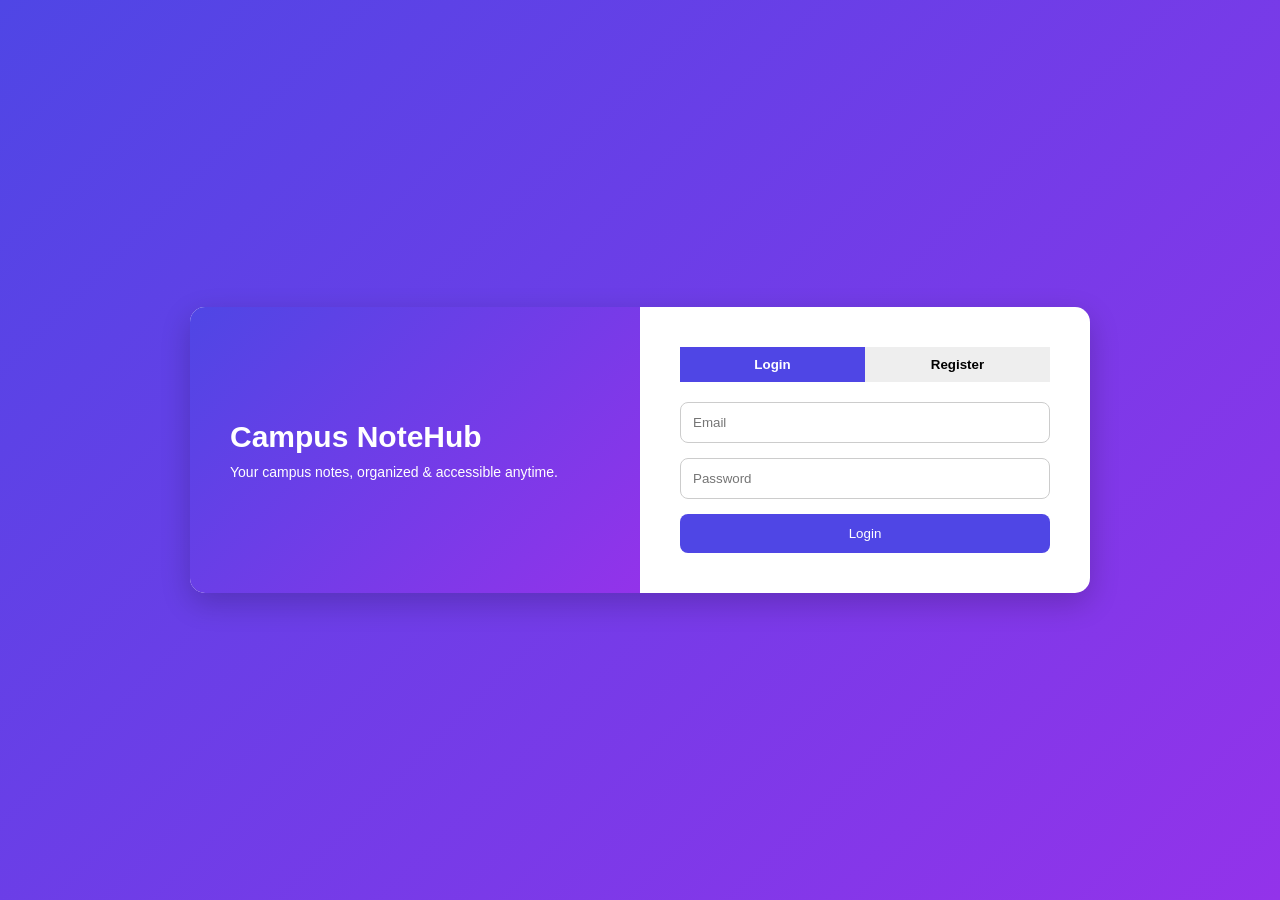
<file: login.html>
<!DOCTYPE html>
<html lang="en">
<head>
  <meta charset="UTF-8">
  <title>Campus NoteHub - Login</title>
  <link rel="stylesheet" href="login.css">
</head>

<body>
  <div class="container">

    <div class="box">

      <div class="left">
        <h1>Campus NoteHub</h1>
        <p>Your campus notes, organized & accessible anytime.</p>
      </div>

      <div class="right">

        <!-- Toggle Buttons -->
        <div class="toggle">
          <button id="loginBtn" class="active">Login</button>
          <button id="registerBtn">Register</button>
        </div>

        <!-- Login Form -->
        <form id="loginForm" class="form">
          <input type="email" placeholder="Email" required>
          <input type="password" placeholder="Password" required>
          <button type="submit">Login</button>
        </form>

        <!-- Register Form -->
        <form id="registerForm" class="form hidden">
          <input type="text" placeholder="Full Name" required>
          <input type="email" placeholder="Email" required>
          <input type="password" placeholder="Password" required>
          <button type="submit">Create Account</button>
        </form>

      </div>

    </div>

  </div>

  <script src="login.js"></script>
</body>
</html>
</file>
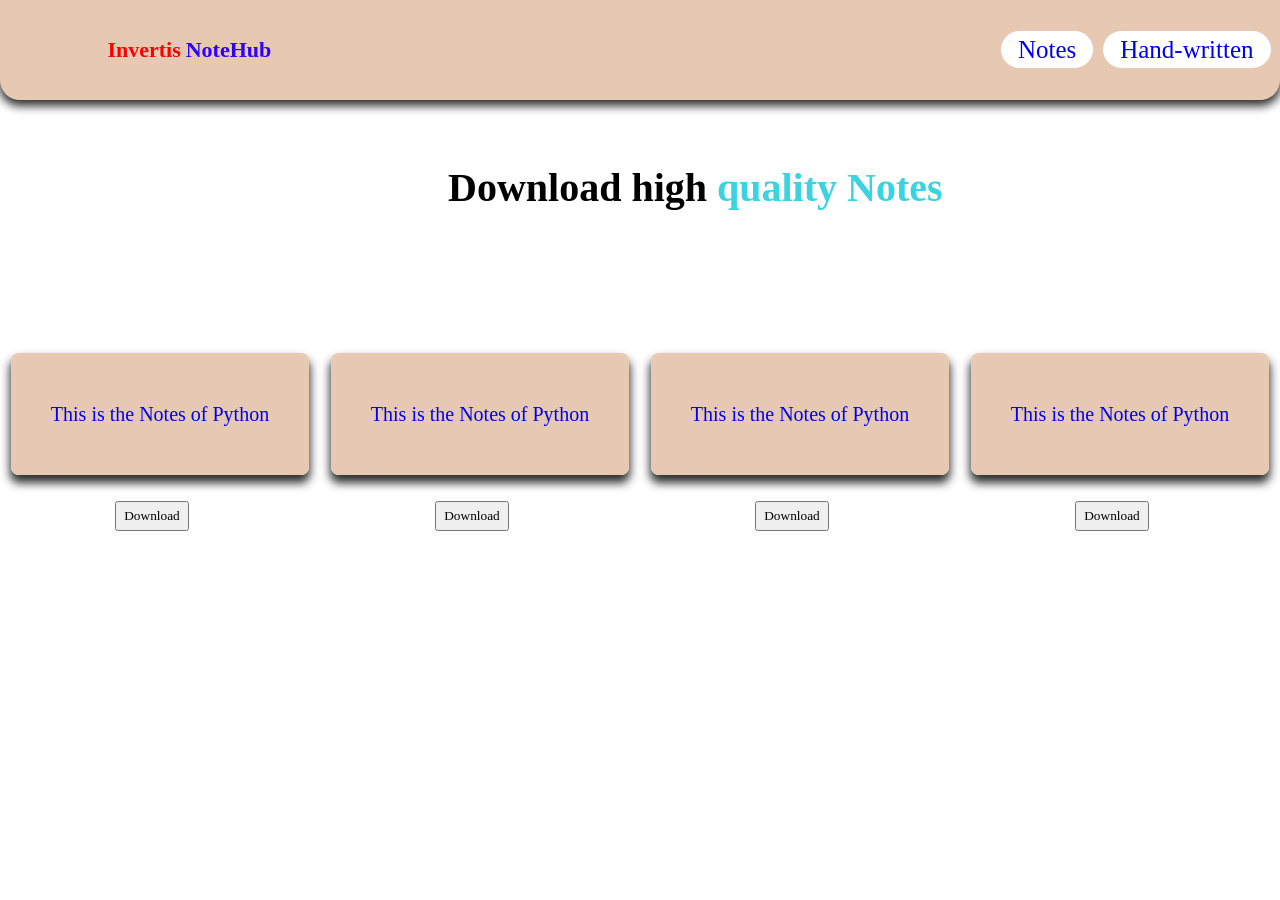
<file: Notes.html>
<!DOCTYPE html>
<html lang="en">

<head>
    <meta charset="UTF-8">
    <meta name="viewport" content="width=device-width, initial-scale=1.0">
    <title>Notes</title>
    <link rel="stylesheet" href="notes.css">
</head>

<body>
    <section>
        <header>
            <nav class="navigation">
                <div class="logo">
                    <span>Invertis<span class="hub">NoteHub</span></span><br>
                </div>
                <div class="note-btn">
                    <a href="#" type="button">Notes</a>

                </div>
                <div class="hand-written-notes-btn">
                    <a href="#" type="button">Hand-written</a>

                </div>


            </nav>
        </header>
    </section>

    <section>
        <main>
            <div class="heading-1">
                <h2>Download high <span class="quality-notes"> quality Notes </span></h2>


            </div>
            <div class="all-notes">
                <div class="note-card">
                    <div class="note-1">
                        <a href="#">This is the Notes of Python</a>
                    </div>
                    <div>
                        <button class="py-notes">Download</button>
                    </div>
                </div>

                <div class="note-card">
                    <div class="note-1">
                        <a href="#">This is the Notes of Python</a>
                    </div>
                    <div>
                        <button class="py-notes">Download</button>
                    </div>
                </div>

                <div class="note-card">
                    <div class="note-1">
                        <a href="#">This is the Notes of Python</a>
                    </div>
                    <div>
                        <button class="py-notes">Download</button>
                    </div>
                </div>

                <div class="note-card">
                    <div class="note-1">
                        <a href="#">This is the Notes of Python</a>
                    </div>
                    <div>
                        <button class="py-notes">Download</button>
                    </div>
                </div>
            </div>
        </main>
    </section>
</body>

</html>
</file>
<file: login.css>
* {
  margin: 0;
  padding: 0;
  box-sizing: border-box;
  font-family: 'Poppins', sans-serif;
}

body {
  background: linear-gradient(135deg, #4f46e5, #9333ea);
  height: 100vh;
  display: flex;
  justify-content: center;
  align-items: center;
}

.container {
  width: 80%;
  max-width: 900px;
}

.box {
  display: flex;
  background: white;
  border-radius: 15px;
  overflow: hidden;
  box-shadow: 0 10px 30px rgba(0,0,0,0.2);
}

/* LEFT SIDE */
.left {
  flex: 1;
  background: linear-gradient(135deg, #4f46e5, #9333ea);
  color: white;
  padding: 40px;
  display: flex;
  flex-direction: column;
  justify-content: center;
}

.left h1 {
  font-size: 30px;
}

.left p {
  margin-top: 10px;
  font-size: 14px;
}

/* RIGHT SIDE */
.right {
  flex: 1;
  padding: 40px;
}

/* Toggle */
.toggle {
  display: flex;
  justify-content: space-between;
  margin-bottom: 20px;
}

.toggle button {
  flex: 1;
  padding: 10px;
  border: none;
  cursor: pointer;
  background: #eee;
  font-weight: bold;
}

.toggle .active {
  background: #4f46e5;
  color: white;
}

/* Forms */
.form {
  display: flex;
  flex-direction: column;
}

.form input {
  margin-bottom: 15px;
  padding: 12px;
  border: 1px solid #ccc;
  border-radius: 8px;
}

.form button {
  padding: 12px;
  border: none;
  background: #4f46e5;
  color: white;
  border-radius: 8px;
  cursor: pointer;
}

.hidden {
  display: none;
}
</file>
<file: notes.css>
*{
    margin: 0;
    padding: 0;
    font-family: serif;
}

.logo {
    font-size: 22px;
    font-weight: bold;
    color: #ff0000;
    margin-left: 8%;

}

.navigation {
    width: 100%;
    height: 100px;
    background: #e7c9b3;
    display: flex;
    align-items: center;

    border-radius: 0 0 20px 20px;
    box-shadow: 0 5px 10px 1px rgba(0, 0, 0, 0.821);


}

.logo span {
    margin-left: 5px;
}

.hub{
    color: rgb(47, 0, 255);
}

.note-btn{
    margin-left: 57%;
    
}

.note-btn a{
    text-decoration: none;
    font-size: 25px;
    background-color: white;
    padding: 5px 17px;
    border-radius: 40px;
}

.hand-written-notes-btn a{
    text-decoration: none;
    font-size: 25px;
    background-color: white;
    padding: 5px 17px;
    border-radius: 40px;
    margin-left: 10px;
}

.heading-1 h2{
    align-items: center;
    margin-left: 35%;
    margin-top: 5%;
    font-size: 40px;
    font-family: serif;
}

.quality-notes{
    color: #39d3e1;
}

.note-card{
 transition: all 0.3s ease;
}
.note-card:hover{
 transform:scale(1.05)
}

.note-1 a{
    text-decoration: none;
    background-color: #e7c9b3;
    padding: 50px 40px;
    border-radius: 8px;
    font-size: 20px;
    box-shadow: 0 7px 10px 1px rgba(0, 0, 0, 0.821);
   
}

.note-1 :hover{
   

}



.all-notes{
 display: flex;
 align-items: center; 
 justify-content: space-around;
 margin-top: 15%;
}

.py-notes{
    padding: 5px 7px;
    margin-top: 25%;
    margin-left: 35%;
}
</file>
